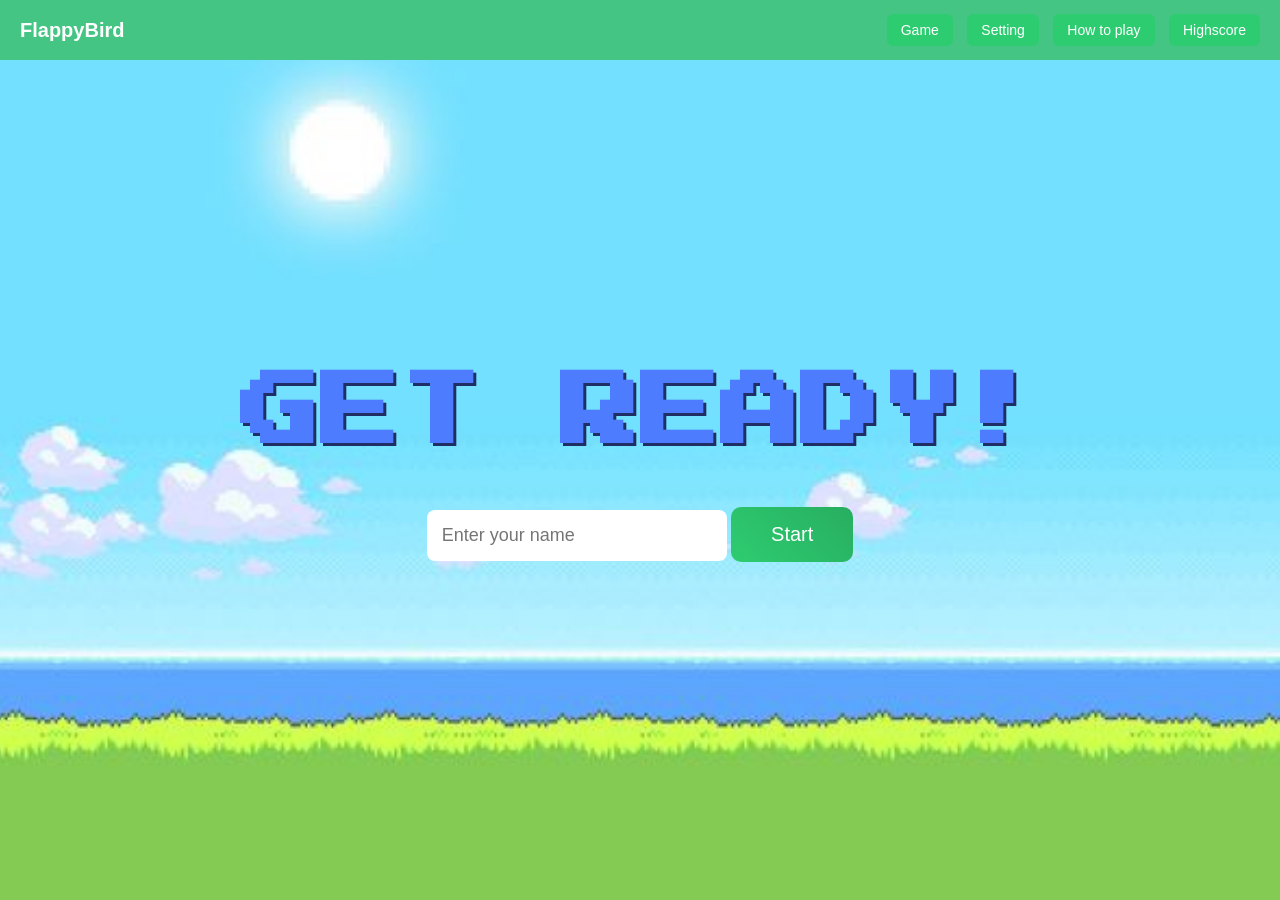
<file: index.html>
<!DOCTYPE html>
<html>
<head>
  <meta charset="UTF-8">
  <meta name="viewport" content="width=device-width, initial-scale=1.0">
  <title>Flappy Bird</title>
  <link rel="stylesheet" href="style.css">
  <link href="https://fonts.googleapis.com/css2?family=Press+Start+2P&display=swap" rel="stylesheet">
</head>
<body class="intro-bg">
    <!-- ================= NAVBAR ================= -->
  <nav class="navbar">
    <!-- Left logo/title -->
  <div class="nav-left">FlappyBird</div>

  <div class="nav-right">
     <!-- Go to game page -->
      <button onclick="gogame()">Game</button>

      <!-- Go to settings page -->
      <button onclick="gosetting()">Setting</button>

      <!-- Go to how to play page -->
      <button onclick="gohowtoplay()">How to play</button>

      <!-- Open highscore modal -->
      <button onclick="toggleHighscore()">Highscore</button>

    </div>
  </nav>

 <!-- ================= HIGHSCORE MODAL ================= -->
<div id="highscoreModal" class="modal hidden">
  <div class="modal-content">
    <h2>Top 10 High Scores</h2>
      <!-- Highscore list will be generated here -->
    <div id="highscoreList"></div>
    <button onclick="toggleHighscore()">Close</button>
  </div>
</div>
 <!-- ================= INTRO SCREEN ================= -->
  <div class="intro-container">
    <h1 class="game-title">GET READY!</h1>

  <!-- Player name input -->
    <input type="text" id="playerName" placeholder="Enter your name">
  <!-- Start button -->
    <button id="startBtn" class="primary-btn">Start</button>
  </div>

  <script>
     <!-- ================= START BUTTON LOGIC ================= -->
    document.getElementById("startBtn").addEventListener("click", () => {
      // Get player name from input
      const name = document.getElementById("playerName").value.trim();
       // Validate input
      if(name === ""){
        alert("Please enter your name!");
        return;
      }
      // Save name in localStorage
      localStorage.setItem("playerName", name);
       // Go to bird selection page
      window.location.href = "select-bird.html";
    });
    //Navigation functions
        function gogame() {
  window.location.href = "index.html";
}
    function gosetting() {
  window.location.href = "select-bird.html";
}
   function gohowtoplay() {
      window.location.href = "howtoplay.html";
    }
// Highscore Toggle
function toggleHighscore() {
  const modal = document.getElementById("highscoreModal");
  modal.classList.toggle("hidden");
  loadHighscores();
}
// Load highscores
function loadHighscores() {
  const container = document.getElementById("highscoreList");
  container.innerHTML = "";
//Get unlocked level (default = 1)
  const unlockedLevel =
    parseInt(localStorage.getItem("unlockedLevel")) || 1;
// Loop through levels
  for (let level = 1; level <= unlockedLevel; level++) {
// Get scores for each level
    let scores =
      JSON.parse(localStorage.getItem("level" + level + "Scores")) || [];
// Sort highest score first
    scores.sort((a, b) => b.score - a.score);

//Keep only top 2 scores
    scores = scores.slice(0, 2);

// Level title
    const levelTitle = document.createElement("h3");
    levelTitle.textContent = "Level " + level;
    container.appendChild(levelTitle);

// If no scores
    if (scores.length === 0) {
      const noScore = document.createElement("p");
      noScore.textContent = "No scores yet";
      container.appendChild(noScore);
      continue;
    }
// Display scores
    scores.forEach((entry, index) => {
      const p = document.createElement("p");

      p.textContent =
        index === 0
          ? `🥇 ${entry.name} - ${entry.score}`
          : `🥈 ${entry.name} - ${entry.score}`;

      container.appendChild(p);
    });
  }
}
  </script>

</body>
</html>
</file>
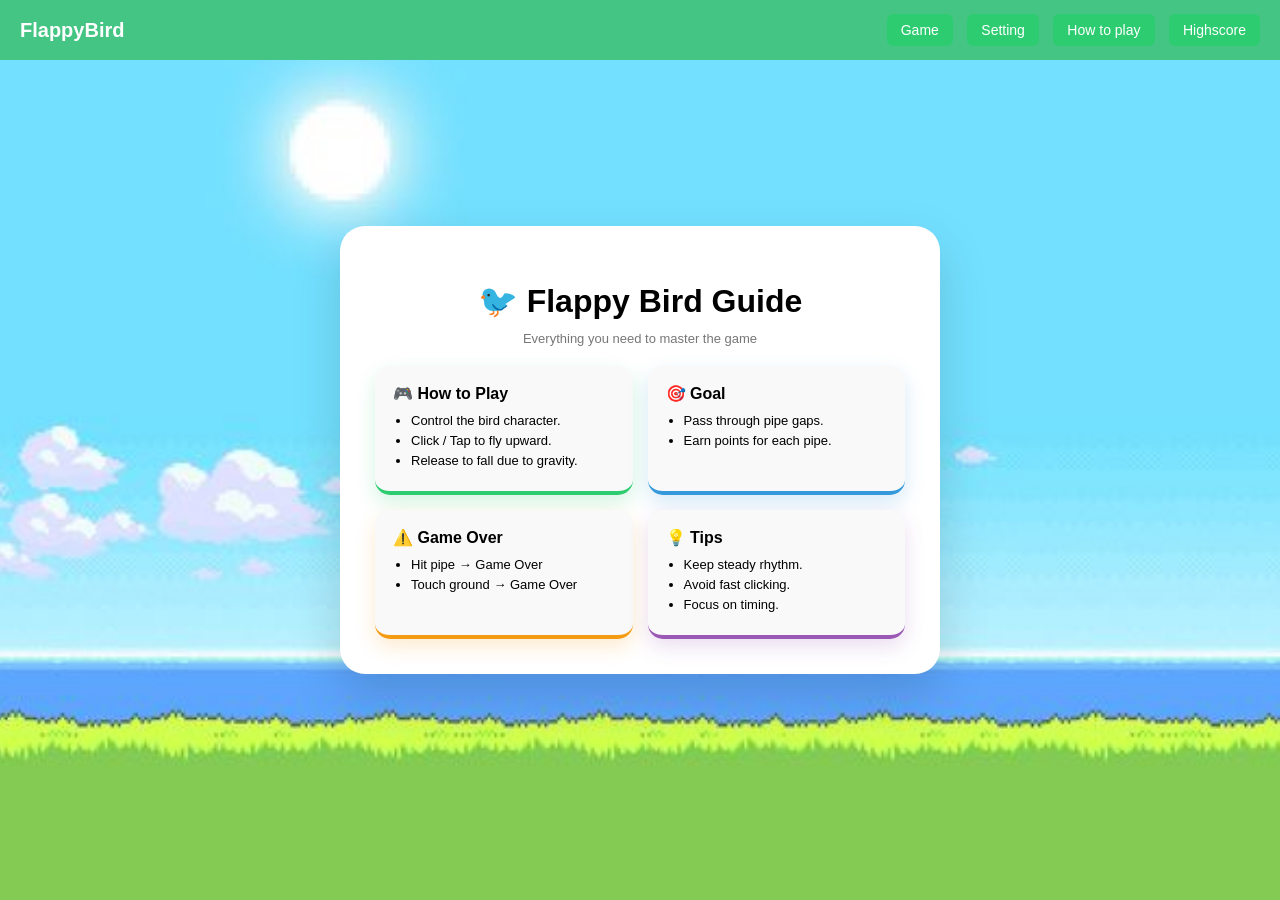
<file: howtoplay.html>
<!DOCTYPE html>
<html>
<head>
  <meta charset="UTF-8">
  <meta name="viewport" content="width=device-width, initial-scale=1.0">
  <title>Flappy Bird</title>
  <link rel="stylesheet" href="style.css">
  <link href="https://fonts.googleapis.com/css2?family=Press+Start+2P&display=swap" rel="stylesheet">
</head>
<body class="intro-bg">
    <!-- ================= NAVBAR ================= -->
  <nav class="navbar">
    <!-- Left logo/title -->
  <div class="nav-left">FlappyBird</div>

  <div class="nav-right">
     <!-- Go to game page -->
      <button onclick="gogame()">Game</button>

      <!-- Go to settings page -->
      <button onclick="gosetting()">Setting</button>

      <!-- Go to how to play page -->
      <button onclick="gohowtoplay()">How to play</button>

      <!-- Open highscore modal -->
      <button onclick="toggleHighscore()">Highscore</button>

    </div>
  </nav>

 <!-- ================= HIGHSCORE MODAL ================= -->
<div id="highscoreModal" class="modal hidden">
  <div class="modal-content">
    <h2>Top 10 High Scores</h2>
      <!-- Highscore list will be generated here -->
    <div id="highscoreList"></div>
    <button onclick="toggleHighscore()">Close</button>
  </div>
</div>

  <script>
     <!-- ================= START BUTTON LOGIC ================= -->
    document.getElementById("startBtn").addEventListener("click", () => {
      // Get player name from input
      const name = document.getElementById("playerName").value.trim();
       // Validate input
      if(name === ""){
        alert("Please enter your name!");
        return;
      }
      // Save name in localStorage
      localStorage.setItem("playerName", name);
       // Go to bird selection page
      window.location.href = "select-bird.html";
    });
    //Navigation functions
        function gogame() {
  window.location.href = "index.html";
}
    function gosetting() {
  window.location.href = "select-bird.html";
}
   function gohowtoplay() {
      window.location.href = "howtoplay.html";
    }
// Highscore Toggle
function toggleHighscore() {
  const modal = document.getElementById("highscoreModal");
  modal.classList.toggle("hidden");
  loadHighscores();
}
// Load highscores
function loadHighscores() {
  const container = document.getElementById("highscoreList");
  container.innerHTML = "";
//Get unlocked level (default = 1)
  const unlockedLevel =
    parseInt(localStorage.getItem("unlockedLevel")) || 1;
// Loop through levels
  for (let level = 1; level <= unlockedLevel; level++) {
// Get scores for each level
    let scores =
      JSON.parse(localStorage.getItem("level" + level + "Scores")) || [];
// Sort highest score first
    scores.sort((a, b) => b.score - a.score);

//Keep only top 2 scores
    scores = scores.slice(0, 2);

// Level title
    const levelTitle = document.createElement("h3");
    levelTitle.textContent = "Level " + level;
    container.appendChild(levelTitle);

// If no scores
    if (scores.length === 0) {
      const noScore = document.createElement("p");
      noScore.textContent = "No scores yet";
      container.appendChild(noScore);
      continue;
    }
// Display scores
    scores.forEach((entry, index) => {
      const p = document.createElement("p");

      p.textContent =
        index === 0
          ? `🥇 ${entry.name} - ${entry.score}`
          : `🥈 ${entry.name} - ${entry.score}`;

      container.appendChild(p);
    });
  }
}
  </script>

  <!-- Main card container for guide content -->
  <div class="card">

    <!-- Main title -->
    <h1>🐦 Flappy Bird Guide</h1>

    <!-- Subtitle -->
    <p class="subtitle">Everything you need to master the game</p>

    <!-- Grid layout for info boxes -->
    <div class="grid">

      <!-- How to play section -->
      <div class="box green">
        <div class="box-title">🎮 How to Play</div>
        <ul>
          <li>Control the bird character.</li>
          <li>Click / Tap to fly upward.</li>
          <li>Release to fall due to gravity.</li>
        </ul>
      </div>

      <!-- Game goal section -->
      <div class="box blue">
        <div class="box-title">🎯 Goal</div>
        <ul>
          <li>Pass through pipe gaps.</li>
          <li>Earn points for each pipe.</li>
        </ul>
      </div>

      <!-- Game over conditions -->
      <div class="box orange">
        <div class="box-title">⚠️ Game Over</div>
        <ul>
          <li>Hit pipe → Game Over</li>
          <li>Touch ground → Game Over</li>
        </ul>
      </div>

      <!-- Tips section -->
      <div class="box purple">
        <div class="box-title">💡 Tips</div>
        <ul>
          <li>Keep steady rhythm.</li>
          <li>Avoid fast clicking.</li>
          <li>Focus on timing.</li>
        </ul>
      </div>

    </div>
  </div>

</body>
</html>

</body>
</html>
</file>
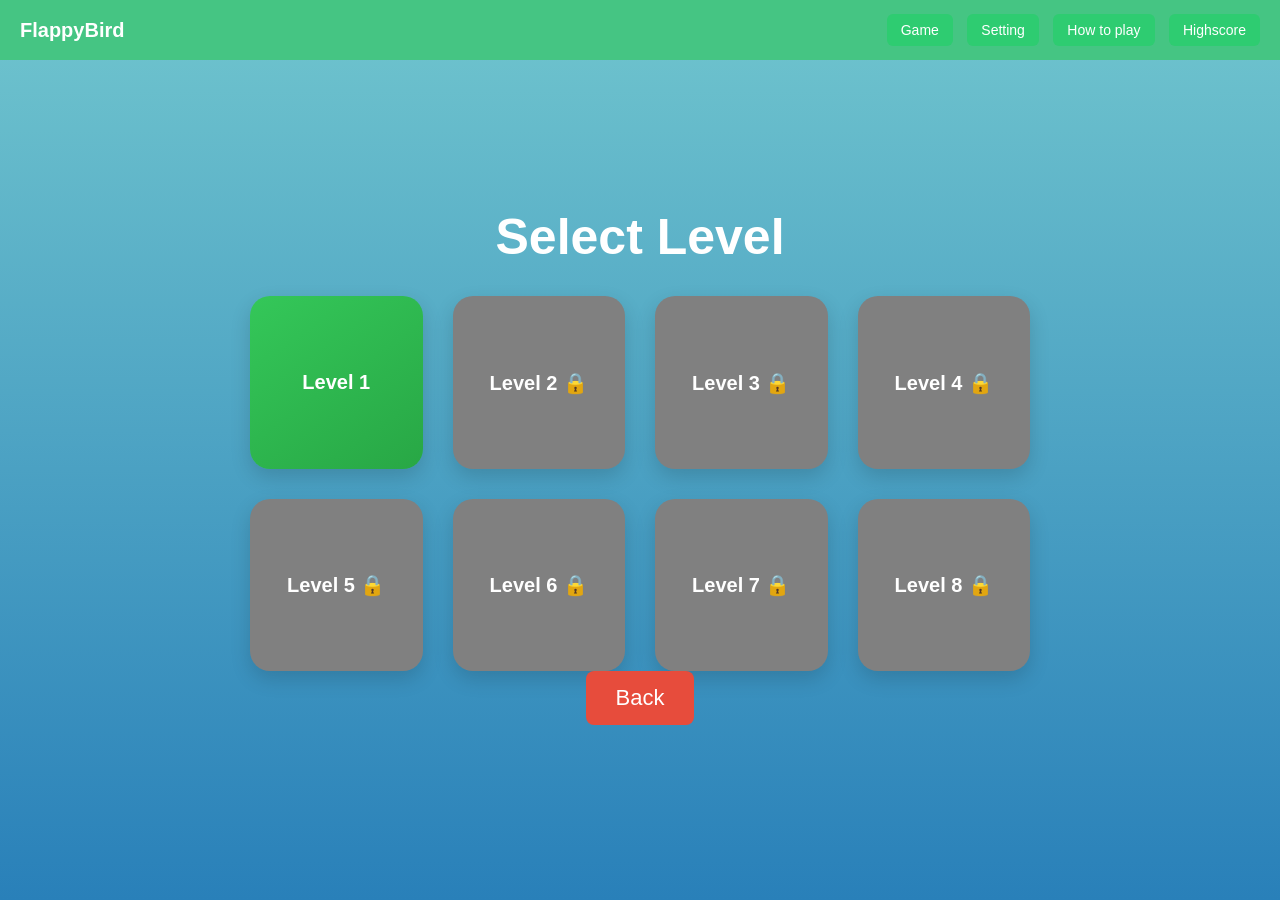
<file: menu.html>
<!DOCTYPE html>
<html>
<head>
  <meta charset="UTF-8">
  <meta name="viewport" content="width=device-width, initial-scale=1.0">
  <title>Select Level</title>
  <link rel="stylesheet" href="style.css">
</head>
<body class="menu-bg">
  <nav class="navbar">
  <div class="nav-left">FlappyBird</div>

  <!-- Navigation buttons -->
    <div class="nav-right">

      <button onclick="gogame()">Game</button>
      <button onclick="gosetting()">Setting</button>
      <button onclick="gohowtoplay()">How to play</button>
      <button onclick="toggleHighscore()">Highscore</button>

    </div>
    </nav>

<!-- Highscore Modal -->
<div id="highscoreModal" class="modal hidden">
  <div class="modal-content">
    <h2>Top 10 High Scores</h2>
     <!-- Dynamic score list -->
    <div id="highscoreList"></div> 
     <!-- Close button -->
    <button onclick="toggleHighscore()">Close</button>
  </div>
</div>

  <div class="menu-wrapper">

    <h1 class="menu-title">Select Level</h1>

    <div id="levelsContainer" class="level-grid"></div>

    <button id="backBtn" class="backBtn">Back</button>

  </div>

  <script src="menu.js"></script>
  <script>
// NAVIGATION
    function gogame() {
      window.location.href = "index.html";
    }
      function gosetting() {
  window.location.href = "select-bird.html";
}
    function gohowtoplay() {
      window.location.href = "howtoplay.html";
    }

// HIGHSCORE MODAL
function toggleHighscore() {
  const modal = document.getElementById("highscoreModal");
  modal.classList.toggle("hidden");
  loadHighscores();
}
// LOAD HIGHSCORES
function loadHighscores() {
  const container = document.getElementById("highscoreList");
  container.innerHTML = "";
  // Get unlocked level (default = 1)
  const unlockedLevel =
    parseInt(localStorage.getItem("unlockedLevel")) || 1;
    // Loop throgh levels
  for (let level = 1; level <= unlockedLevel; level++) {
    let scores =
      JSON.parse(localStorage.getItem("level" + level + "Scores")) || [];
    // Sort highest score first
    scores.sort((a, b) => b.score - a.score);
    // Keep top 2 scores only
    scores = scores.slice(0, 2);
    // level title
    const levelTitle = document.createElement("h3");
    levelTitle.textContent = "Level " + level;
    container.appendChild(levelTitle);
    // If no score
    if (scores.length === 0) {
      const noScore = document.createElement("p");
      noScore.textContent = "No scores yet";
      container.appendChild(noScore);
      continue;
    }
   // Display scores
    scores.forEach((entry, index) => {
      const p = document.createElement("p");

      p.textContent =
        index === 0
          ? `🥇 ${entry.name} - ${entry.score}`
          : `🥈 ${entry.name} - ${entry.score}`;

      container.appendChild(p);
    });
  }
}
</script>

</body>
</html>
</file>
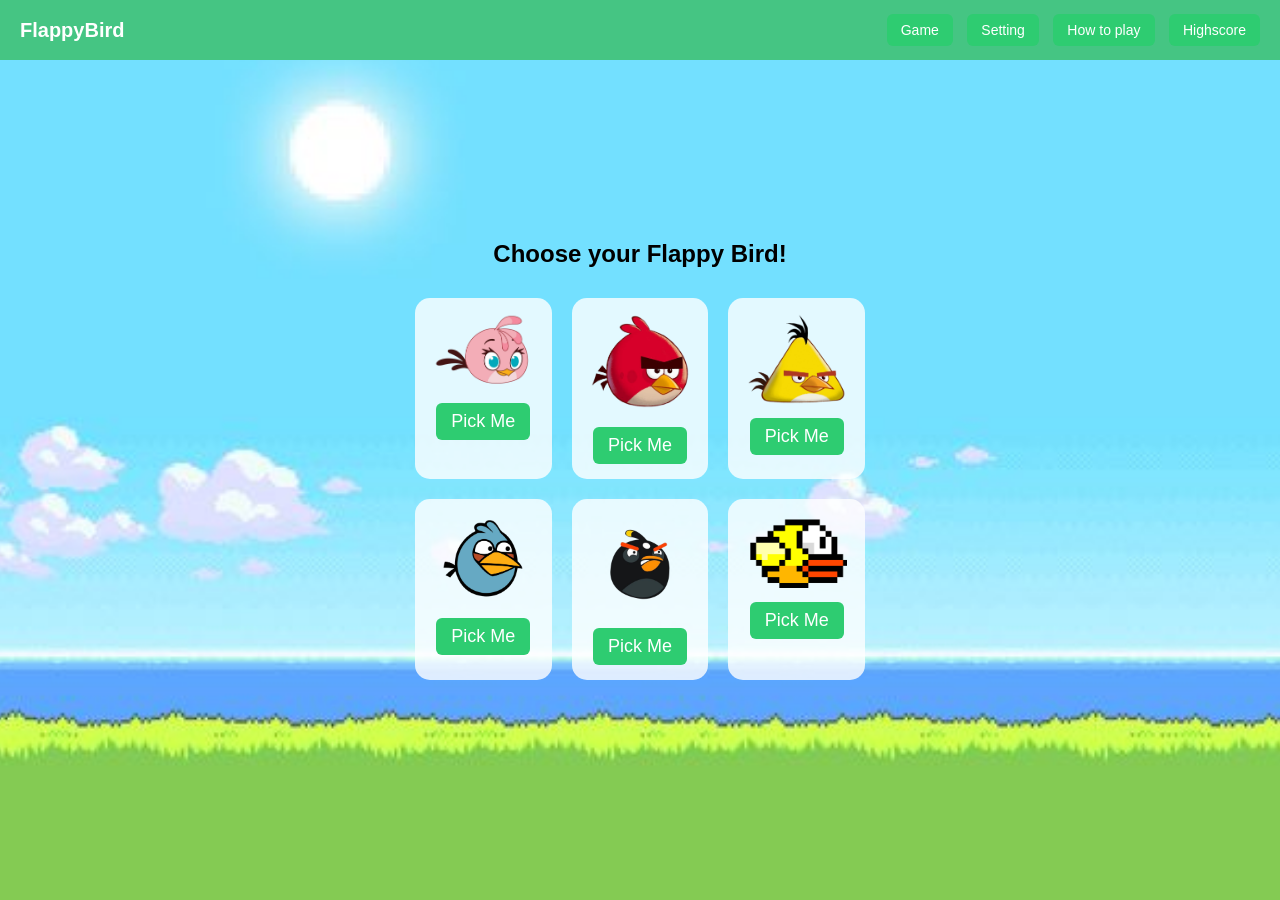
<file: select-bird.html>
<!DOCTYPE html>
<html>
<head>
  <meta charset="UTF-8">
  <meta name="viewport" content="width=device-width, initial-scale=1.0">
  <title>Select Bird</title>
  <link rel="stylesheet" href="style.css">
</head>
<body class="select-bg">
    <!-- ===== NAVIGATION BAR ===== -->

  <nav class="navbar">
  <div class="nav-left">FlappyBird</div>

   <div class="nav-right">

      <button onclick="gogame()">Game</button>
      <button onclick="gosetting()">Setting</button>
      <button onclick="gohowtoplay()">How to play</button>
      <button onclick="toggleHighscore()">Highscore</button>

    </div>
</nav>

<!-- Highscore Modal -->
<div id="highscoreModal" class="modal hidden">
  <div class="modal-content">
    <h2>Top 10 High Scores</h2>
    <div id="highscoreList"></div>
    <button onclick="toggleHighscore()">Close</button>
  </div>
</div>
<!-- ================= BIRD SELECTION ================= -->
  <div class="select-container">
    <h2>Choose your Flappy Bird!</h2>
  <!-- Bird selection grid -->
    <div class="bird-grid">
   <!-- Bird 1 -->
      <div class="bird-card">
  <img src="./assets/bird1.png" alt="Bird 1">
  <button class="sBtn" onclick="selectBird('bird1.png')">Pick Me</button>
</div>
    <!-- Bird 2 -->
<div class="bird-card">
  <img src="./assets/bird2.png" alt="Bird 2">
  <button class="sBtn" onclick="selectBird('bird2.png')">Pick Me</button>
</div>
      <!-- Bird 3 -->
<div class="bird-card">
  <img src="./assets/bird3.png" alt="Bird 3">
  <button class="sBtn" onclick="selectBird('bird3.png')">Pick Me</button>
</div>
       <!-- Bird 4 -->
<div class="bird-card">
  <img src="./assets/bird4.png" alt="Bird 4">
  <button class="sBtn" onclick="selectBird('bird4.png')">Pick Me</button>
</div>
      <!-- Bird 5 -->
<div class="bird-card">
  <img src="./assets/bird5.png" alt="Bird 5">
  <button class="sBtn" onclick="selectBird('bird5.png')">Pick Me</button>
</div>
  
<div class="bird-card">
  <img src="./assets/bird6.png" alt="Bird 6">
  <button class="sBtn" onclick="selectBird('bird6.png')">Pick Me</button>
</div>
    </div>
  </div>

  <script>
      // ===== SELECT BIRD FUNCTION =====
    function selectBird(birdFile){
      localStorage.setItem("selectedBird", birdFile);
      window.location.href = "menu.html";
    }

    // ===== NAVIGATION FUNCTIONS =====
function gogame() {
  window.location.href = "index.html";
}
function gosetting() {
  window.location.href = "select-bird.html";
}

function gohowtoplay() {
  window.location.href = "howtoplay.html";
}

function toggleHighscore() {
  const modal = document.getElementById("highscoreModal");
  modal.classList.toggle("hidden");
  loadHighscores();
}

    // ===== LOAD HIGHSCORES FUNCTION =====
function loadHighscores() {
     // Container to display scores
  const container = document.getElementById("highscoreList");
   // Clear previous content
  container.innerHTML = "";

      // Get unlocked level from localStorage
  const unlockedLevel =
    parseInt(localStorage.getItem("unlockedLevel")) || 1;
  // Loop through each level
  for (let level = 1; level <= unlockedLevel; level++) {
    // Get scores for each level
    let scores =
      JSON.parse(localStorage.getItem("level" + level + "Scores")) || [];
 // Sort scores descending (highest first)
    scores.sort((a, b) => b.score - a.score);
   // Take top 2 scores only
    scores = scores.slice(0, 2);
// Create level title
    const levelTitle = document.createElement("h3");
    levelTitle.textContent = "Level " + level;
    container.appendChild(levelTitle);
  // If no scores
    if (scores.length === 0) {
      const noScore = document.createElement("p");
      noScore.textContent = "No scores yet";
      container.appendChild(noScore);
      continue;
    }
  // Display scores
    scores.forEach((entry, index) => {
      const p = document.createElement("p");

      p.textContent =
        index === 0
          ? `🥇 ${entry.name} - ${entry.score}`
          : `🥈 ${entry.name} - ${entry.score}`;

      container.appendChild(p);
    });
  }
}
  </script>

</body>
</html>
</file>
<file: style.css>
.select-bg {
  height: 100vh;
  margin: 0;
  background: url("./assets/getready-bg.jpeg") no-repeat center center;
  background-size: cover;
  display: flex;
  justify-content: center;
  align-items: center;
}
.select-container {
  text-align: center;
  color: black;
}
.bird-grid {
  display: grid;
  grid-template-columns: repeat(auto-fit, minmax(120px, 1fr));
  gap: 20px;
  width: 90%;
  max-width: 500px;
  margin: 30px auto 0 auto;
}
.bird-card {
  background: rgba(255, 255, 255, 0.8);
  padding: 15px;
  border-radius: 15px;
  text-align: center;
}
.bird-card img {
  width: 100px;
}
.bird-card button {
  margin-top: 10px;
  padding: 8px 15px;
  border: none;
  border-radius: 6px;
  background: #2ecc71;
  color: white;
  cursor: pointer;
}
#menu {
  position: absolute;
  width: 100%;
  height: 100vh;
  text-align: center;
  display: flex;
  flex-direction: column;
  justify-content: center;
  align-items: center;
  z-index: 10;
  color: white;
}
#menu h1 {
  font-size: clamp(28px, 5vw, 60px);
  margin-bottom: 20px;
}
html,
body {
  margin: 0;
  padding: 0;
  overflow: hidden;
  font-family: Arial, sans-serif;
}
* {
  box-sizing: border-box;
}
body {
  background: #70c5ce;
}

.intro-bg {
  height: 100vh;
  margin: 0;
  display: flex;
  justify-content: center;
  align-items: center;
  background: url("./assets/getready-bg.jpeg") no-repeat center center;
  background-size: cover;
  font-family: Arial, sans-serif;
}
.intro-container {
  text-align: center;
}
.game-title {
  font-family: "Press Start 2P", cursive;
  font-size: clamp(35px, 7vw, 80px);
  color: #4d7cff;
  text-shadow: 3px 3px 0 #1f2f66;
  image-rendering: pixelated;
}
#playerName {
  padding: 15px;
  width: 90%;
  max-width: 300px;
  font-size: clamp(14px, 4vw, 18px);
  border-radius: 8px;
  border: none;
  margin-bottom: 20px;
}

button {
  padding: 14px 30px;
  font-size: clamp(16px, 2vw, 22px);
  border: none;
  border-radius: 8px;
  background: #2ecc71;
  color: white;
  cursor: pointer;
  transition: 0.3s;
}
button:hover {
  background: #27ae60;
  transform: scale(1.05);
}
.cloud {
  position: absolute;
  background: white;
  border-radius: 50px;
  opacity: 0.8;
  animation: moveCloud linear infinite;
}
.cloud:before,
.cloud:after {
  content: "";
  position: absolute;
  background: white;
  width: 60%;
  height: 100%;
  border-radius: 50%;
}
.cloud:before {
  top: -20px;
  left: 20px;
}
.cloud:after {
  top: -10px;
  right: 20px;
}

.mountain {
  position: absolute;
  bottom: 0;
  width: 0;
  height: 0;
  border-left: 15vw solid transparent;
  border-right: 15vw solid transparent;
  border-bottom: 25vh solid #2c3e50;
}
.mountain.small {
  border-bottom-color: #34495e;
  border-left-width: 10vw;
  border-right-width: 10vw;
  border-bottom-width: 18vh;
}
.menu-bird {
  font-size: clamp(40px, 6vw, 80px);
  animation: floatBird 2s ease-in-out infinite;
}

canvas {
  display: block;
}
.backBtn {
  background: #e74c3c;
}
.backBtn:hover {
  background: #c0392b;
}


.menu-title {
  font-size: clamp(28px, 6vw, 50px);
  margin-bottom: 30px;
}
.levelBtn {
  aspect-ratio: 1 / 1;
  width: 100%;
  border-radius: 20px;
  font-size: clamp(16px, 4vw, 22px);
  border-radius: 20px;
  border: none;
  background: linear-gradient(145deg, #34c759, #28a745);
  color: white;
  font-weight: 600;
  font-size: 20px;
  display: flex; 
  flex-direction: column;
  justify-content: center;
  align-items: center;
  cursor: pointer;
  transition: 0.3s;
  box-shadow: 0 8px 20px rgba(0, 0, 0, 0.15);
}
.levelBtn:hover {
  transform: translateY(-5px);
  box-shadow: 0 12px 25px rgba(0, 0, 0, 0.25);
}
.locked {
  background: gray;
  cursor: not-allowed;
}
.small-btn {
  padding: 12px 30px;
  font-size: 18px;
} 
.sBtn{
  font-size: clamp(14px, 3vw, 18px);
}
.primary-btn {
  padding: 16px 40px;
  font-size: 20px;
  border: none;
  border-radius: 10px;
  background: linear-gradient(45deg, #2ecc71, #27ae60);
  color: white;
  cursor: pointer;
  transition: 0.3s ease;
}
.primary-btn:hover {
  transform: scale(1.08);
  box-shadow: 0 10px 25px rgba(0, 0, 0, 0.4);
}

/* .cloud {
  position: absolute;
  background: white;
  border-radius: 50px;
  opacity: 0.8;
  animation: moveCloud linear infinite;
}
.cloud:before,
.cloud:after {
  content: "";
  position: absolute;
  background: white;
  width: 60%;
  height: 100%;
  border-radius: 50%;
}
.cloud:before {
  top: -20px;
  left: 20px;
}
.cloud:after {
  top: -10px;
  right: 20px;
} */
@keyframes moveCloud {
  from {
    transform: translateX(0);
  }
  to {
    transform: translateX(120vw);
  }
}
.mountain {
  position: absolute;
  bottom: 0;
  width: 0;
  height: 0;
  border-left: 15vw solid transparent;
  border-right: 15vw solid transparent;
  border-bottom: 25vh solid #2c3e50;
}
.mountain.small {
  border-bottom-color: #34495e;
  border-left-width: 10vw;
  border-right-width: 10vw;
  border-bottom-width: 18vh;
}
.menu-bird {
  font-size: clamp(40px, 6vw, 80px);
  animation: floatBird 2s ease-in-out infinite;
}
@keyframes floatBird {
  0% {
    transform: translateY(0);
  }
  50% {
    transform: translateY(-15px);
  }
  100% {
    transform: translateY(0);
  }
}
canvas {
  display: block;
}
.backBtn {
  background: #e74c3c;
}
.backBtn:hover {
  background: #c0392b;
}
.menu-bg {
  margin: 0;
  height: 100vh;
  background: linear-gradient(to bottom, #70c5ce, #2980b9);
  display: flex;
  justify-content: center;
  align-items: center;
  font-family: Arial, sans-serif;
}
.menu-wrapper {
  text-align: center;
  color: white;
  width: 100%;
  max-width: 900px;
  padding: 60px 20px;
  box-sizing: border-box;

  display: flex;
  flex-direction: column;
  align-items: center;
}
.level-grid {
  display: grid;
  grid-template-columns: repeat(auto-fit, minmax(140px, 1fr));
  gap: 30px;
  width: 100%;
  padding: 0 40px;
  box-sizing: border-box;
}

.locked {
  background: gray;
  cursor: not-allowed;
}
.small-btn {
  padding: 12px 30px;
  font-size: 18px;
}

.navbar {
  position: fixed;
  top: 0;
  left: 0;
  width: 100%;
  height: 60px;
  background: #45C583;
  color: white;
  display: flex;
  justify-content: space-between;
  align-items: center;
  padding: 0 20px;
  z-index: 1000;
}

.nav-left {
  font-weight: bold;
  font-size: 20px;
}

.nav-right button {
  margin-left: 10px;
  padding: 8px 14px;
  font-size: 14px;
  border: none;
  border-radius: 6px;
  background: #2ecc71;
  color: white;
  cursor: pointer;
}

.nav-right button:hover {
  background: #27ae60;
}


.modal {
  position: fixed;
  top: 0;
  left: 0;
  width: 100%;
  height: 100%;
  background: rgba(0,0,0,0.7);
  display: flex;
  justify-content: center;
  align-items: center;
  z-index: 2000;
}

.modal-content {
  background: white;
  padding: 20px;
  border-radius: 10px;
  width: 90%;
  max-width: 400px;
  max-height: 80vh;
  overflow-y: auto;
  text-align: center;
}

.hidden {
  display: none;
}

/*how to play*/
.card{
    width:600px;
    padding:35px;
    border-radius:25px;
    background:#ffffff;
    box-shadow: 0 20px 50px rgba(0,0,0,0.15);
    text-align:center;
}

/* subtitle */
.subtitle{
    font-size:13px;
    color:#777;
    margin-top:-10px;
    margin-bottom:20px;
}

/* GRID */
.grid{
    display:grid;
    grid-template-columns:1fr 1fr;
    gap:15px;
}

/* BOX */
.box{
    padding:18px;
    border-radius:15px;
    background:#f9f9f9;
    text-align:left;
    transition:0.3s;
}

.box:hover{
    transform: translateY(-5px);
}

/* Title */
.box-title{
    font-weight:bold;
    margin-bottom:10px;
}

/* COLORS */
.green{
    border-bottom:4px solid #2ecc71;
    box-shadow: 0 8px 20px rgba(46,204,113,0.2);
}

.blue{
    border-bottom:4px solid #3498db;
    box-shadow: 0 8px 20px rgba(52,152,219,0.2);
}

.orange{
    border-bottom:4px solid #f39c12;
    box-shadow: 0 8px 20px rgba(243,156,18,0.2);
}

.purple{
    border-bottom:4px solid #9b59b6;
    box-shadow: 0 8px 20px rgba(155,89,182,0.2);
}

/* list */
ul{
    padding-left:18px;
    margin:0;
}

li{
    font-size:13px;
    margin-bottom:5px;
}
</file>
